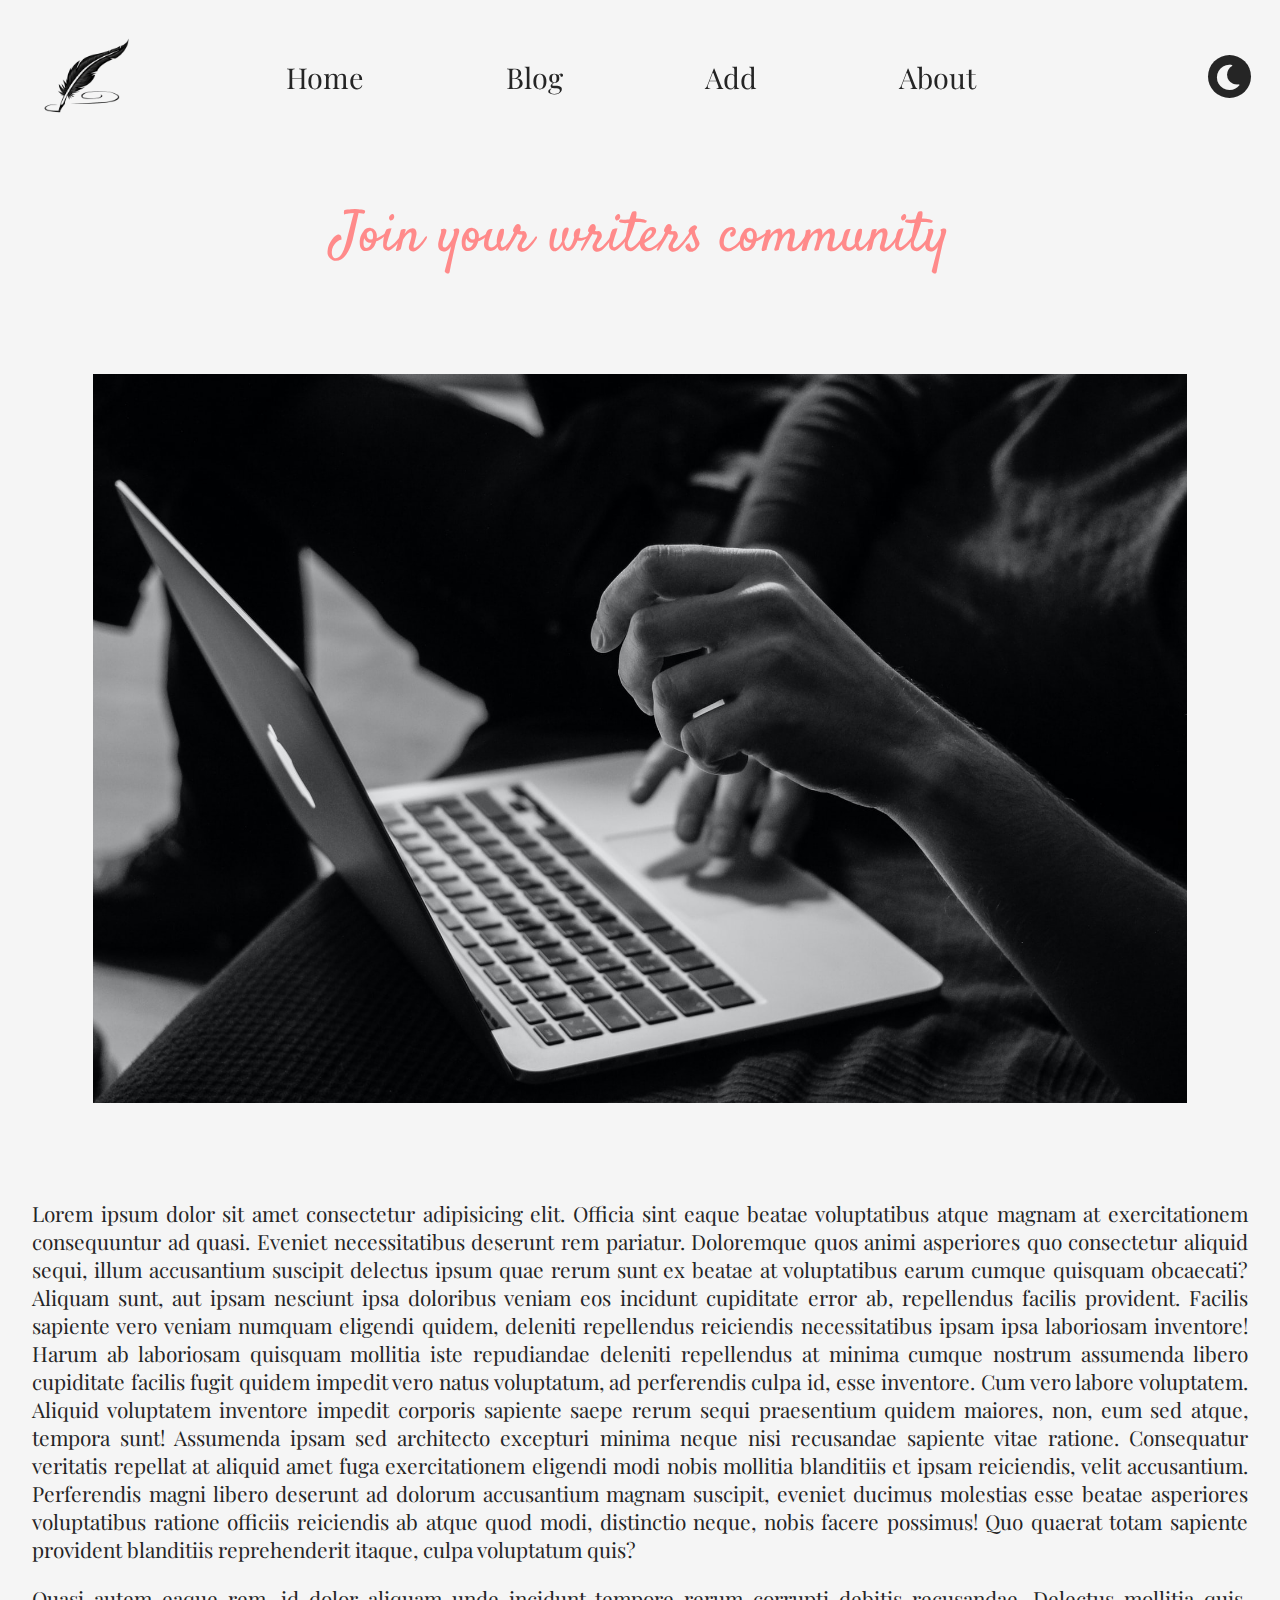
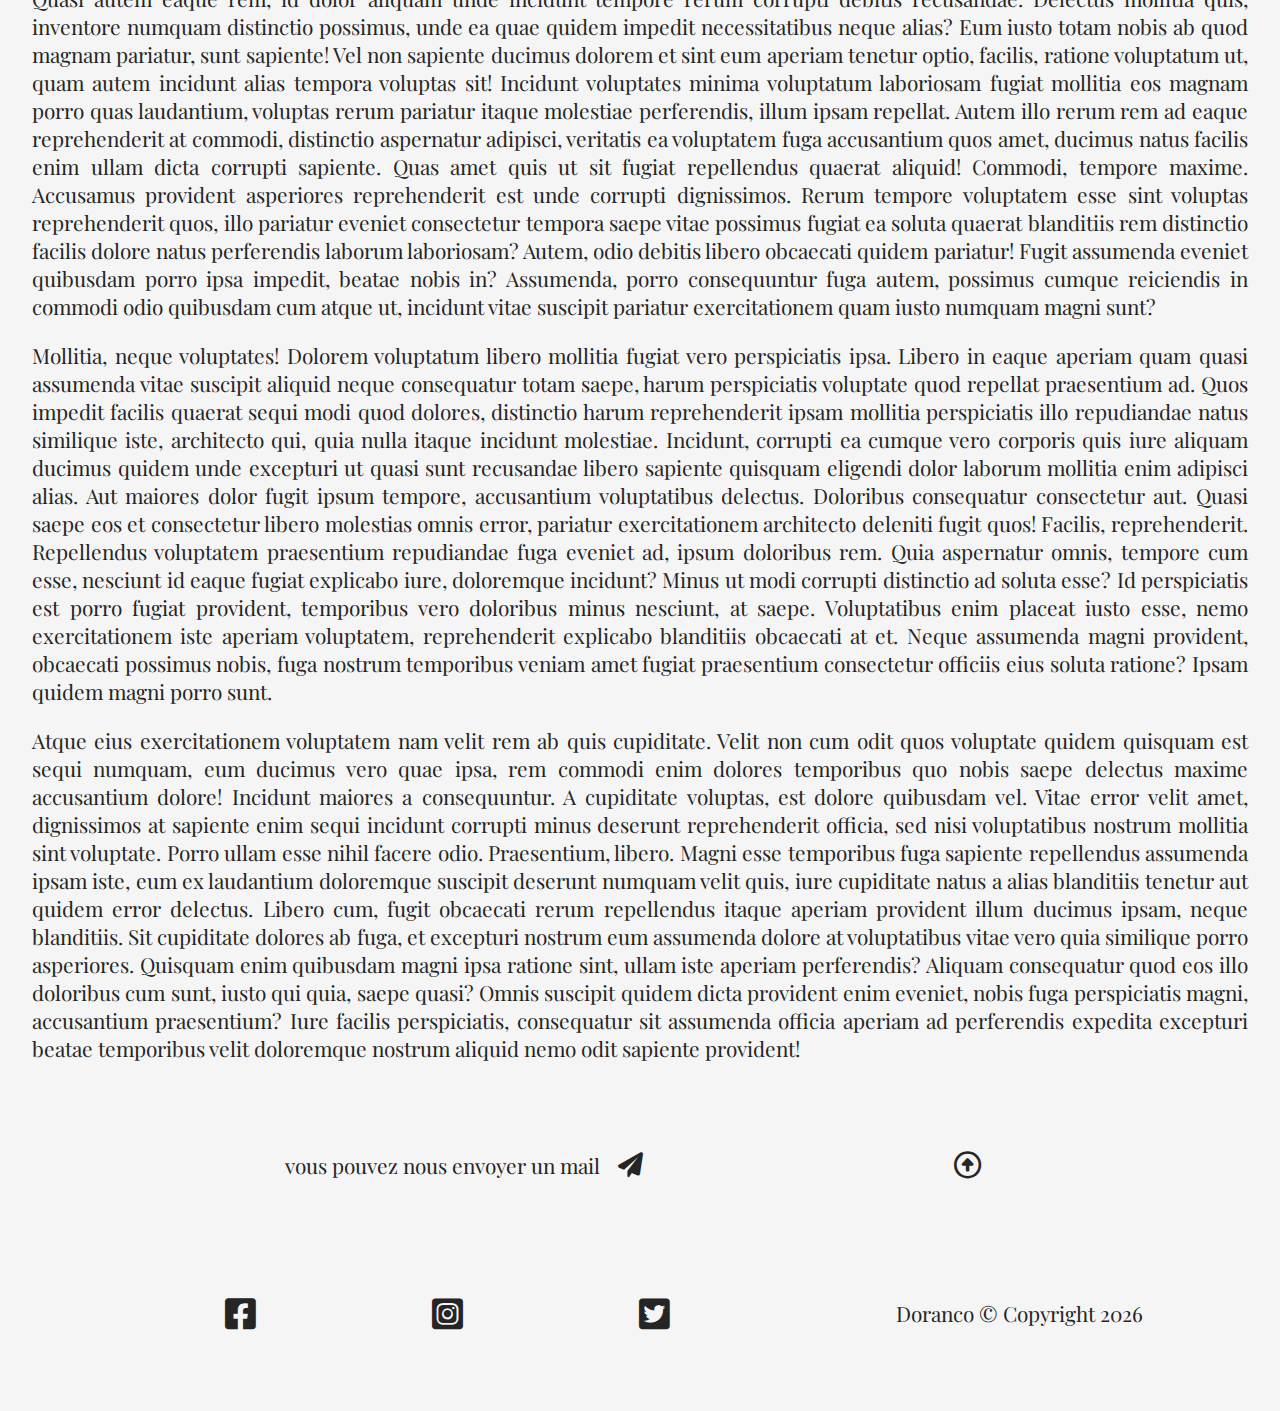
<file: index.html>
<!DOCTYPE html>
<html lang="en">
  <head>
    <meta charset="UTF-8" />
    <meta http-equiv="X-UA-Compatible" content="IE=edge" />
    <meta name="viewport" content="width=device-width, initial-scale=1.0" />
    <title>Writers - Home</title>
    <link rel="shortcut icon" href="./img/pen-logo-white.png" type="png" />
    <link rel="stylesheet" href="style.css" />
  </head>

  <body>
    <header>
      <img src="./img/pen-logo-dark.png" alt="" />

      <nav>
        <ul>
          <li><a href="#">Home</a></li>
          <li><a href="pages/blog.html">Blog</a></li>
          <li><a href="pages/add.html">Add</a></li>
          <li><a href="pages/about.html">About</a></li>
        </ul>
      </nav>

      <div class="dark-mode">
        <i class="fa-solid fa-moon"></i>
        <i class="fa-solid fa-sun none"></i>
      </div>
    </header>

    <main id="top-page">
      <h1>Join your writers community</h1>

      <img
        src="./img/writer_n&b.jpg"
        alt="Sergey Zolkin credits"
        id="main-pic"
        loading="lazy"
      />
      <p>
        Lorem ipsum dolor sit amet consectetur adipisicing elit. Officia sint
        eaque beatae voluptatibus atque magnam at exercitationem consequuntur ad
        quasi. Eveniet necessitatibus deserunt rem pariatur. Doloremque quos
        animi asperiores quo consectetur aliquid sequi, illum accusantium
        suscipit delectus ipsum quae rerum sunt ex beatae at voluptatibus earum
        cumque quisquam obcaecati? Aliquam sunt, aut ipsam nesciunt ipsa
        doloribus veniam eos incidunt cupiditate error ab, repellendus facilis
        provident. Facilis sapiente vero veniam numquam eligendi quidem,
        deleniti repellendus reiciendis necessitatibus ipsam ipsa laboriosam
        inventore! Harum ab laboriosam quisquam mollitia iste repudiandae
        deleniti repellendus at minima cumque nostrum assumenda libero
        cupiditate facilis fugit quidem impedit vero natus voluptatum, ad
        perferendis culpa id, esse inventore. Cum vero labore voluptatem.
        Aliquid voluptatem inventore impedit corporis sapiente saepe rerum sequi
        praesentium quidem maiores, non, eum sed atque, tempora sunt! Assumenda
        ipsam sed architecto excepturi minima neque nisi recusandae sapiente
        vitae ratione. Consequatur veritatis repellat at aliquid amet fuga
        exercitationem eligendi modi nobis mollitia blanditiis et ipsam
        reiciendis, velit accusantium. Perferendis magni libero deserunt ad
        dolorum accusantium magnam suscipit, eveniet ducimus molestias esse
        beatae asperiores voluptatibus ratione officiis reiciendis ab atque quod
        modi, distinctio neque, nobis facere possimus! Quo quaerat totam
        sapiente provident blanditiis reprehenderit itaque, culpa voluptatum
        quis?
      </p>

      <p>
        Quasi autem eaque rem, id dolor aliquam unde incidunt tempore rerum
        corrupti debitis recusandae. Delectus mollitia quis, inventore numquam
        distinctio possimus, unde ea quae quidem impedit necessitatibus neque
        alias? Eum iusto totam nobis ab quod magnam pariatur, sunt sapiente! Vel
        non sapiente ducimus dolorem et sint eum aperiam tenetur optio, facilis,
        ratione voluptatum ut, quam autem incidunt alias tempora voluptas sit!
        Incidunt voluptates minima voluptatum laboriosam fugiat mollitia eos
        magnam porro quas laudantium, voluptas rerum pariatur itaque molestiae
        perferendis, illum ipsam repellat. Autem illo rerum rem ad eaque
        reprehenderit at commodi, distinctio aspernatur adipisci, veritatis ea
        voluptatem fuga accusantium quos amet, ducimus natus facilis enim ullam
        dicta corrupti sapiente. Quas amet quis ut sit fugiat repellendus
        quaerat aliquid! Commodi, tempore maxime. Accusamus provident asperiores
        reprehenderit est unde corrupti dignissimos. Rerum tempore voluptatem
        esse sint voluptas reprehenderit quos, illo pariatur eveniet consectetur
        tempora saepe vitae possimus fugiat ea soluta quaerat blanditiis rem
        distinctio facilis dolore natus perferendis laborum laboriosam? Autem,
        odio debitis libero obcaecati quidem pariatur! Fugit assumenda eveniet
        quibusdam porro ipsa impedit, beatae nobis in? Assumenda, porro
        consequuntur fuga autem, possimus cumque reiciendis in commodi odio
        quibusdam cum atque ut, incidunt vitae suscipit pariatur exercitationem
        quam iusto numquam magni sunt?
      </p>
      <p>
        Mollitia, neque voluptates! Dolorem voluptatum libero mollitia fugiat
        vero perspiciatis ipsa. Libero in eaque aperiam quam quasi assumenda
        vitae suscipit aliquid neque consequatur totam saepe, harum perspiciatis
        voluptate quod repellat praesentium ad. Quos impedit facilis quaerat
        sequi modi quod dolores, distinctio harum reprehenderit ipsam mollitia
        perspiciatis illo repudiandae natus similique iste, architecto qui, quia
        nulla itaque incidunt molestiae. Incidunt, corrupti ea cumque vero
        corporis quis iure aliquam ducimus quidem unde excepturi ut quasi sunt
        recusandae libero sapiente quisquam eligendi dolor laborum mollitia enim
        adipisci alias. Aut maiores dolor fugit ipsum tempore, accusantium
        voluptatibus delectus. Doloribus consequatur consectetur aut. Quasi
        saepe eos et consectetur libero molestias omnis error, pariatur
        exercitationem architecto deleniti fugit quos! Facilis, reprehenderit.
        Repellendus voluptatem praesentium repudiandae fuga eveniet ad, ipsum
        doloribus rem. Quia aspernatur omnis, tempore cum esse, nesciunt id
        eaque fugiat explicabo iure, doloremque incidunt? Minus ut modi corrupti
        distinctio ad soluta esse? Id perspiciatis est porro fugiat provident,
        temporibus vero doloribus minus nesciunt, at saepe. Voluptatibus enim
        placeat iusto esse, nemo exercitationem iste aperiam voluptatem,
        reprehenderit explicabo blanditiis obcaecati at et. Neque assumenda
        magni provident, obcaecati possimus nobis, fuga nostrum temporibus
        veniam amet fugiat praesentium consectetur officiis eius soluta ratione?
        Ipsam quidem magni porro sunt.
      </p>
      <p>
        Atque eius exercitationem voluptatem nam velit rem ab quis cupiditate.
        Velit non cum odit quos voluptate quidem quisquam est sequi numquam, eum
        ducimus vero quae ipsa, rem commodi enim dolores temporibus quo nobis
        saepe delectus maxime accusantium dolore! Incidunt maiores a
        consequuntur. A cupiditate voluptas, est dolore quibusdam vel. Vitae
        error velit amet, dignissimos at sapiente enim sequi incidunt corrupti
        minus deserunt reprehenderit officia, sed nisi voluptatibus nostrum
        mollitia sint voluptate. Porro ullam esse nihil facere odio.
        Praesentium, libero. Magni esse temporibus fuga sapiente repellendus
        assumenda ipsam iste, eum ex laudantium doloremque suscipit deserunt
        numquam velit quis, iure cupiditate natus a alias blanditiis tenetur aut
        quidem error delectus. Libero cum, fugit obcaecati rerum repellendus
        itaque aperiam provident illum ducimus ipsam, neque blanditiis. Sit
        cupiditate dolores ab fuga, et excepturi nostrum eum assumenda dolore at
        voluptatibus vitae vero quia similique porro asperiores. Quisquam enim
        quibusdam magni ipsa ratione sint, ullam iste aperiam perferendis?
        Aliquam consequatur quod eos illo doloribus cum sunt, iusto qui quia,
        saepe quasi? Omnis suscipit quidem dicta provident enim eveniet, nobis
        fuga perspiciatis magni, accusantium praesentium? Iure facilis
        perspiciatis, consequatur sit assumenda officia aperiam ad perferendis
        expedita excepturi beatae temporibus velit doloremque nostrum aliquid
        nemo odit sapiente provident!
      </p>
    </main>

    <footer>
      <div>
        <p>
          vous pouvez nous envoyer un mail
          <a href="mailto:p.lanougadere@gmail.com"
            ><i class="fa-solid fa-paper-plane"></i
          ></a>
        </p>

        <a href="#top-page"
          ><i class="far fa-arrow-alt-circle-up" id="to-top"></i
        ></a>
      </div>

      <div>
        <div class="network">
          <a href="https://fr-fr.facebook.com/"
            ><i class="fa-brands fa-facebook-square"></i
          ></a>
          <a href="https://www.instagram.com/?hl=fr"
            ><i class="fa-brands fa-instagram-square"></i
          ></a>
          <a href="https://twitter.com/home"
            ><i class="fa-brands fa-twitter-square"></i
          ></a>
        </div>

        <p>Doranco © Copyright <span id="date"></span></p>
      </div>
    </footer>

    <script src="./script.js"></script>
  </body>
</html>
</file>
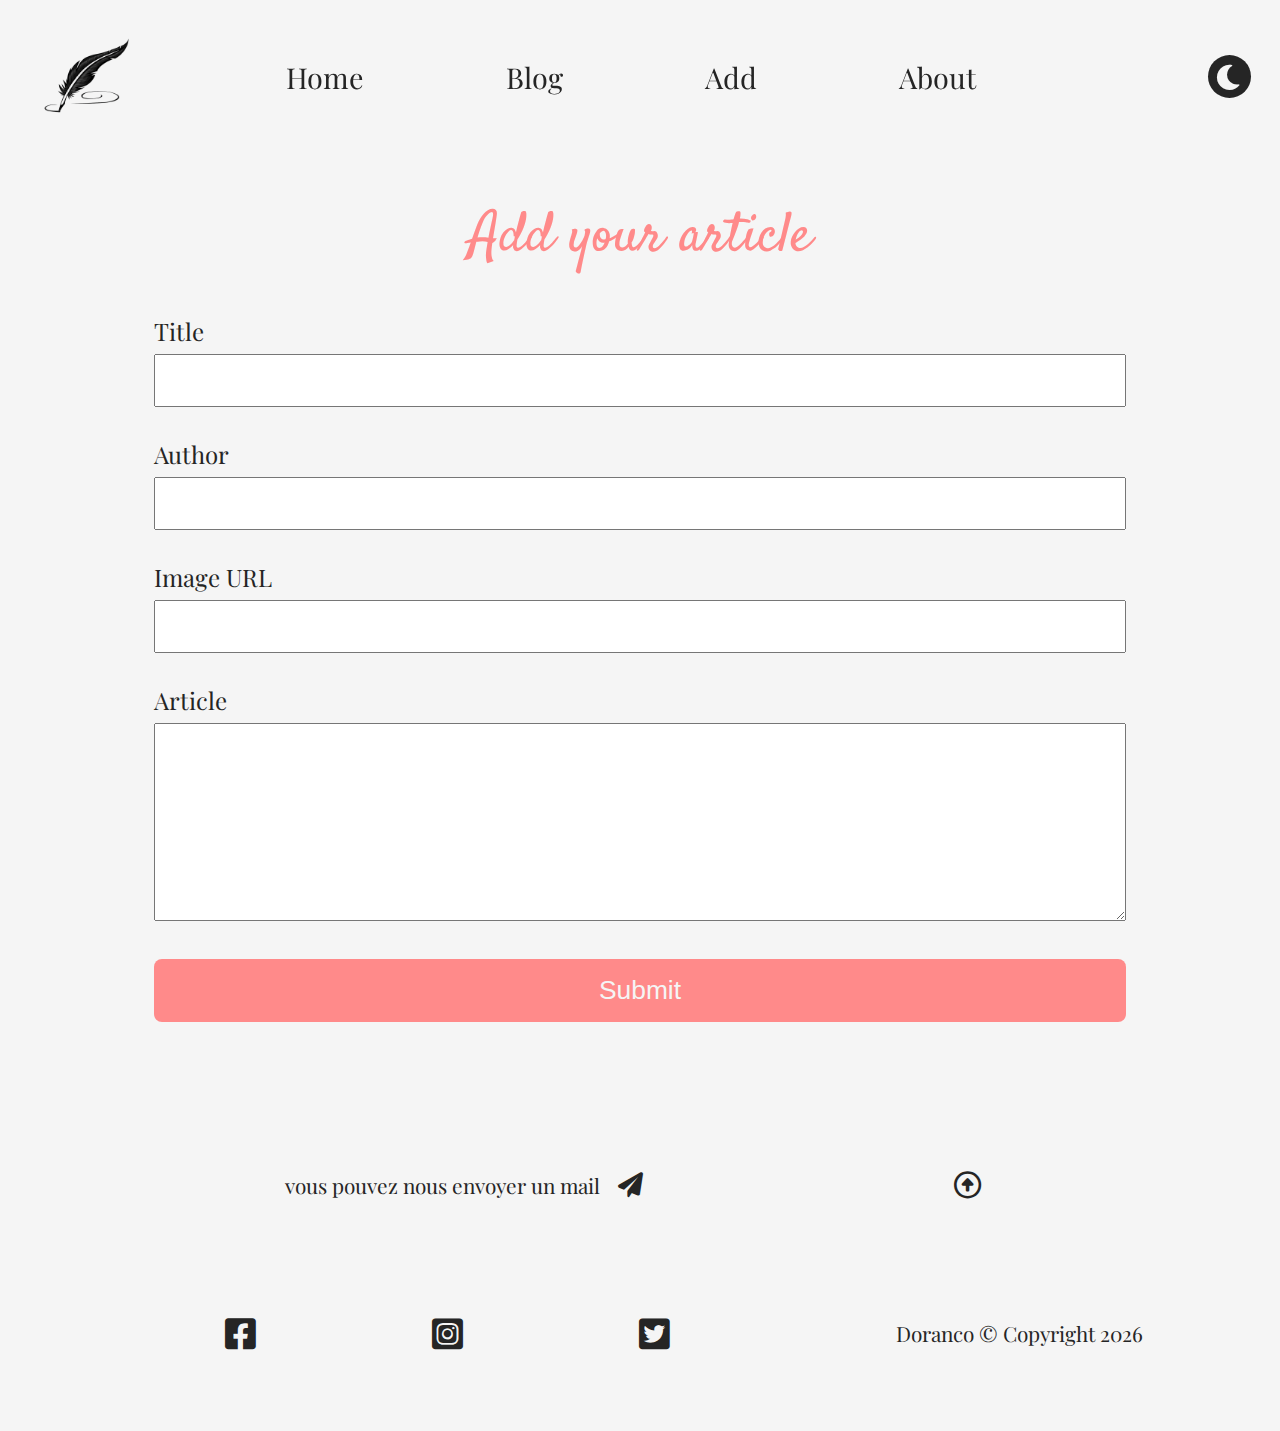
<file: pages/add.html>
<!DOCTYPE html>
<html lang="en">

<head>
    <meta charset="UTF-8">
    <meta http-equiv="X-UA-Compatible" content="IE=edge">
    <meta name="viewport" content="width=device-width, initial-scale=1.0">
    <title>Writers - Add</title>
    <link rel="shortcut icon" href="../img/pen-logo-white.png" type="png">
    <link rel="stylesheet" href="../style.css">
</head>

<body>

    <header>

        <img src="../img/pen-logo-dark.png" alt="">

        <nav>
            <ul>
                <li><a href="../index.html">Home</a></li>
                <li><a href="blog.html">Blog</a></li>
                <li><a href="#">Add</a></li>
                <li><a href="about.html">About</a></li>
            </ul>
        </nav>


        <div class="dark-mode">
            <i class="fa-solid fa-moon"></i>
            <i class="fa-solid fa-sun none"></i>
        </div>

    </header>

    <main id="top-page">

        <h1>Add your article</h1>

        <form action="">
            <label for="title">Title</label>
            <input type="text" id="title" autocomplete="off">
            <label>Author</label>
            <input type="text" id="author" autocomplete="off">
            <label>Image URL</label>
            <input type="text" id="image" autocomplete="off">
            <label for="article">Article</label>
            <textarea id="article" cols="30" rows="4" autocomplete="off"></textarea>
            <button type="submit">Submit</button>
        </form>

        <div class="newArticle"></div>

    </main>


    <footer>

        <div>

            <p>
                vous pouvez nous envoyer un mail
                <a href="mailto:p.lanougadere@gmail.com"><i class="fa-solid fa-paper-plane"></i></a>
            </p>

            <a href="#top-page"><i class="far fa-arrow-alt-circle-up" id="to-top"></i></a>

        </div>

        <div>

            <div class="network">
                <a href="https://fr-fr.facebook.com/"><i class="fa-brands fa-facebook-square"></i></a>
                <a href="https://www.instagram.com/?hl=fr"><i class="fa-brands fa-instagram-square"></i></a>
                <a href="https://twitter.com/home"><i class="fa-brands fa-twitter-square"></i></a>
            </div>

            <p> Doranco © Copyright <span id="date"></span></p>
        </div>

    </footer>


    <script src="../script.js"></script>
</body>

</html>
</file>
<file: style.css>
/* .............  GENERAL  ............. */

@import url("https://cdnjs.cloudflare.com/ajax/libs/font-awesome/6.0.0-beta3/css/all.min.css");

@import url("https://fonts.googleapis.com/css2?family=Playfair+Display&family=Satisfy&display=swap");

:root {
  --white: #f5f5f5;
  --halfWhite: rgba(245, 245, 245, 0.7);
  --dark: #252525;
  --halfDark: rgba(37, 37, 37, 0.8);
  --salmon: #ff8a8a;
  --red: hsl(0, 100%, 77%);
  --blue: #4ca2d9;
}

body {
  margin: 0;
  padding: 0;
  min-height: 100vh;
  font-family: "Playfair Display", serif;
  background-color: var(--white);
  color: var(--dark);
}

html {
  scroll-behavior: smooth;
}

ul {
  padding: 0;
}

li {
  list-style-type: none;
}

a {
  text-decoration: none;
  color: unset;
}

p {
  font-size: 1.3em;
}

/* .............  HEADER  ............. */

header {
  align-items: center;
  position: fixed;
  width: 100%;
  padding: 1em 0;
  font-size: 1.8em;
  background-color: var(--halfWhite);
}

header li {
  position: relative;
}

header a::after {
  content: "";
  width: 0;
  height: 3px;
  background: var(--salmon);
  position: absolute;
  bottom: -0.2em;
  left: 0;
  transition: 0.2s ease-in;
}

header a.active {
  color: var(--salmon);
}

header a:hover::after {
  width: 100%;
}

header img {
  display: none;
}

header nav {
  text-align: center;
}

/* .............  DARK MODE  ............. */

.dark-mode {
  position: absolute;
  top: 0.5em;
  right: 0.5em;
  text-align: center;
  font-size: 1.5em;
  width: 1.5em;
  height: 1.5em;
  line-height: 1.5em;
  border-radius: 50%;
  cursor: pointer;
  font-size: 1em;
  background-color: var(--dark);
}

.body-night {
  background-color: var(--dark);
  color: var(--white);
}

.header-night {
  background-color: var(--halfDark);
}

.none {
  display: none;
}

.fa-moon {
  color: var(--white);
}

.fa-sun {
  color: gold;
}

/* .............  DARK MODE  ............. */

main {
  padding: 10em 2em 0;
  text-align: justify;
}

main h1 {
  font-family: "Satisfy", cursive;
  font-size: 3.5em;
  font-weight: normal;
  text-align: center;
  color: var(--salmon);
}

#main-pic {
  max-width: 90%;
  display: block;
  margin: 6em auto;
}

/* .............  ARTICLES  ............. */

.blogs {
  max-width: 90%;
  margin: 4em auto;
  display: flex;
  flex-direction: column;
}

.blogs article {
  margin: 0 auto 3em;
  max-width: 90%;
}

article .article-head {
  display: flex;
  justify-content: center;
  align-items: center;
}

.article-head button.delete {
  padding: 0.6em 1em;
  margin-left: 2em;
  font-size: 0.9em;
  border-radius: 0.3em;
  border: none;
  background-color: var(--red);
  color: var(--white);
  cursor: pointer;
}

button.delete:active {
  transform: scale(0.8);
}

article h2 {
  text-align: center;
  font-size: 2.2em;
  letter-spacing: 2.5px;
}

article img {
  width: 80%;
  display: block;
  margin: 0 auto;
  border-radius: 4px;
}

article h3 {
  text-align: right;
}

article p {
  text-align: justify;
  word-wrap: break-word;
}

/* .............  ARTICLE AFTER FORM  ............. */

.newArticle {
  width: 70%;
  margin: 5em auto;
}

.newArticle img {
  max-width: 50%;
  display: block;
  margin: 0 auto;
}

/* .............  FORM  ............. */

form {
  min-width: 80%;
  margin: 0 auto;
  display: flex;
  flex-direction: column;
  font-size: 1.5em;
}

form label {
  margin-bottom: 0.3em;
}

form input {
  margin-bottom: 1.6em;
  padding: 0.6em 0.4em;
  font-size: 0.8em;
  font-family: "Playfair Display", serif;
}

textarea {
  resize: vertical;
  font-size: 1em;
  font-family: "Playfair Display", serif;
  margin-bottom: 1.6em;
  min-height: 8em;
}

button[type="submit"] {
  padding: 0.6em 1em;
  font-size: 1.1em;
  border-radius: 0.3em;
  border: none;
  background-color: var(--salmon);
  color: whitesmoke;
  cursor: pointer;
}

/* .............  ABOUT .............. */

h1 + .about {
  margin-top: 6em;
}

.about {
  display: flex;
  flex-direction: column;
  margin: 1.5em auto;
}

.about p {
  padding: 1.5em;
  max-height: 28em;
  overflow: hidden;
}

.about img {
  width: 100%;
  height: clamp(22em, 50vh, 41em);
}

/* .............  FOOTER  ............. */

footer {
  display: flex;
  flex-direction: column;
  margin-top: 2em;
  padding: 1em 0 2em;
}

footer div {
  display: flex;
  justify-content: space-evenly;
  align-items: center;
  margin: 2em 0;
}

footer i {
  font-size: 1.2em;
  margin: 0 0.5em;
  cursor: pointer;
}

.network i {
  font-size: 2.2em;
}

footer i:hover {
  color: var(--salmon);
}

footer i:active {
  transform: scale(0.8);
}

footer p {
  text-align: center;
}

#to-top {
  font-size: 1.7em;
}

#to-top:hover {
  color: var(--salmon);
}

/* .............    MEDIA QUERIES : MEDIUM AND MORE  ............. */

@media screen and (min-width: 50em) {
  header {
    display: grid;
    grid-template-columns: 0.5fr 6fr 1fr;
  }

  nav #burger {
    opacity: 0;
  }

  header img {
    display: block;
    width: 4em;
    padding-left: 1em;
  }

  ul {
    width: 100%;
    display: flex;
    justify-content: space-evenly;
  }

  .dark-mode {
    position: unset;
    justify-self: end;
    margin-right: 1em;
  }

  .blogs article {
    margin: unset;
    max-width: 65%;
  }

  .blogs article:nth-of-type(2n + 1) {
    margin-right: auto;
  }

  .blogs article:nth-of-type(2n) {
    margin-left: auto;
  }

  form {
    width: 40%;
  }

  .about {
    flex-direction: row;
    width: 90%;
  }

  .about img {
    width: clamp(20em, 15vw, 40em);
    height: clamp(22em, 50vh, 41em);
  }

  div.about:nth-of-type(2) {
    margin-bottom: 6em;
  }

  footer {
    margin: 1em 0;
    padding-bottom: 0;
  }

  .network i {
    margin: 0 2.5em;
  }
}
</file>
